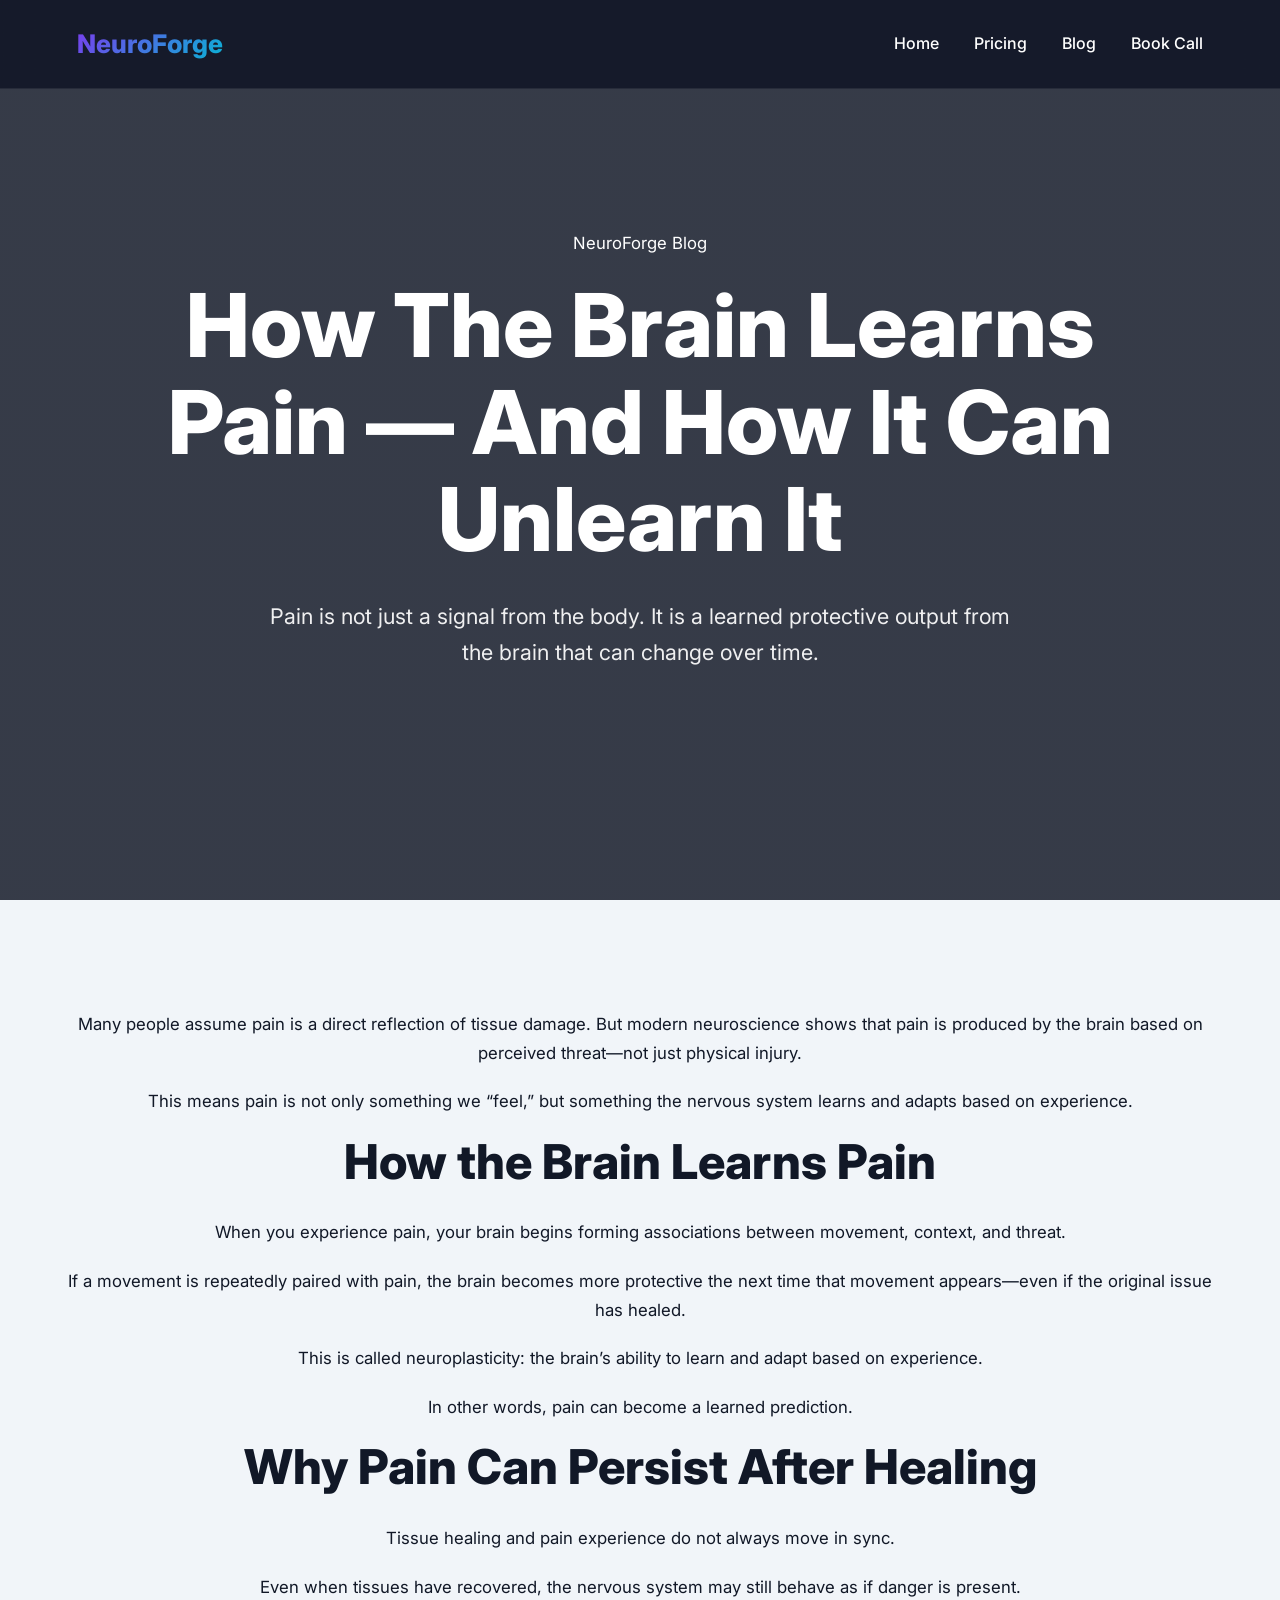
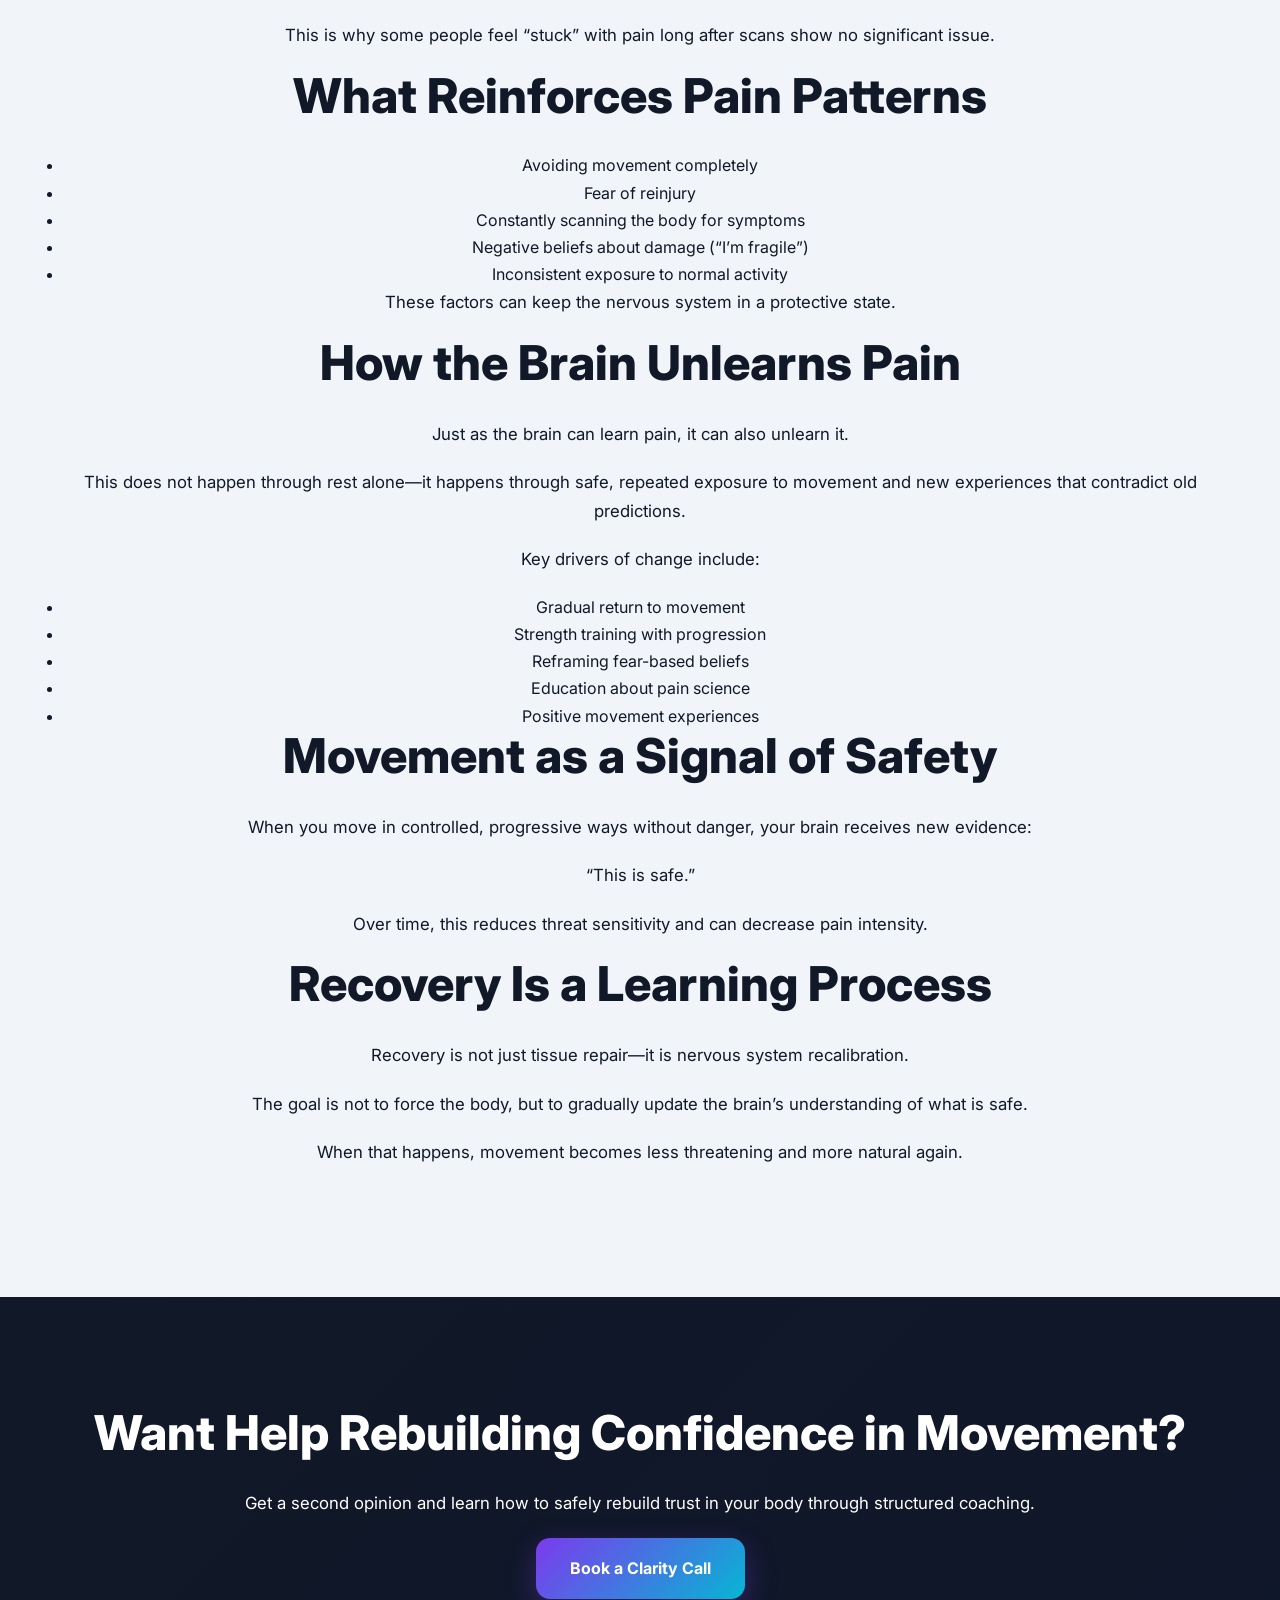
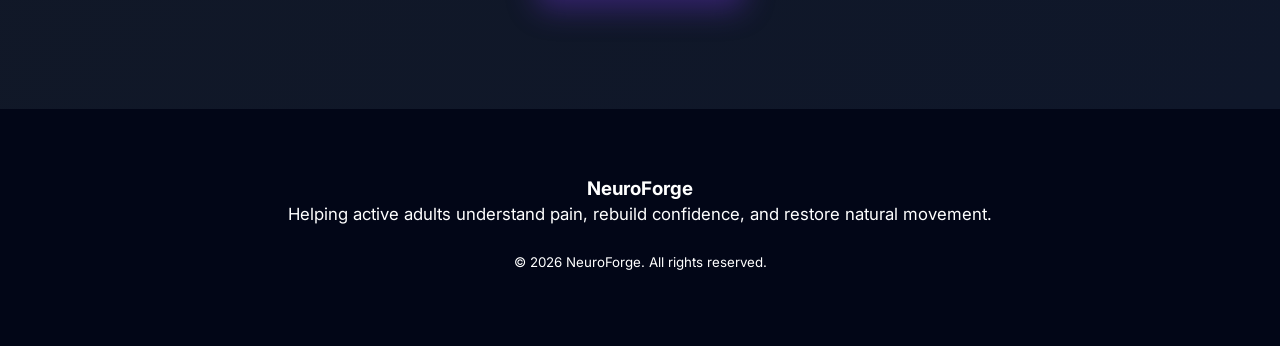
<file: how-brain-learns-pain.html>
<!DOCTYPE html>
<html lang="en">

<head>
  <meta charset="UTF-8" />
  <meta name="viewport" content="width=device-width, initial-scale=1.0"/>

  <title>How The Brain Learns Pain — And How It Can Unlearn It | NeuroForge</title>

  <meta name="description"
    content="Understand how the brain learns pain patterns and how it can gradually unlearn them through movement, education, and graded exposure." />

  <link rel="stylesheet" href="styles.css"/>

  <link rel="preconnect" href="https://fonts.googleapis.com">
  <link href="https://fonts.googleapis.com/css2?family=Inter:wght@300;400;500;600;700;800&display=swap" rel="stylesheet">
</head>

<body>

<!-- NAVBAR -->
<nav class="navbar">
  <div class="logo">NeuroForge</div>

  <ul class="nav-links">
    <li><a href="index.html">Home</a></li>
    <li><a href="pricing.html">Pricing</a></li>
    <li><a href="blog.html">Blog</a></li>
    <li><a href="index.html#contact">Book Call</a></li>
  </ul>
</nav>

<!-- HERO -->
<section class="hero">

  <div class="hero-content">

    <p class="hero-subtitle">
      NeuroForge Blog
    </p>

    <h1>
      How The Brain Learns Pain — And How It Can Unlearn It
    </h1>

    <p class="hero-text">
      Pain is not just a signal from the body. It is a learned protective output from the brain that can change over time.
    </p>

  </div>

</section>

<!-- ARTICLE -->
<section class="about">

  <div class="container narrow">

    <p>
      Many people assume pain is a direct reflection of tissue damage. But modern neuroscience shows that pain is produced by the brain based on perceived threat—not just physical injury.
    </p>

    <p>
      This means pain is not only something we “feel,” but something the nervous system learns and adapts based on experience.
    </p>

    <h2>How the Brain Learns Pain</h2>

    <p>
      When you experience pain, your brain begins forming associations between movement, context, and threat.
    </p>

    <p>
      If a movement is repeatedly paired with pain, the brain becomes more protective the next time that movement appears—even if the original issue has healed.
    </p>

    <p>
      This is called neuroplasticity: the brain’s ability to learn and adapt based on experience.
    </p>

    <p>
      In other words, pain can become a learned prediction.
    </p>

    <h2>Why Pain Can Persist After Healing</h2>

    <p>
      Tissue healing and pain experience do not always move in sync.
    </p>

    <p>
      Even when tissues have recovered, the nervous system may still behave as if danger is present.
    </p>

    <p>
      This is why some people feel “stuck” with pain long after scans show no significant issue.
    </p>

    <h2>What Reinforces Pain Patterns</h2>

    <ul>
      <li>Avoiding movement completely</li>
      <li>Fear of reinjury</li>
      <li>Constantly scanning the body for symptoms</li>
      <li>Negative beliefs about damage (“I’m fragile”)</li>
      <li>Inconsistent exposure to normal activity</li>
    </ul>

    <p>
      These factors can keep the nervous system in a protective state.
    </p>

    <h2>How the Brain Unlearns Pain</h2>

    <p>
      Just as the brain can learn pain, it can also unlearn it.
    </p>

    <p>
      This does not happen through rest alone—it happens through safe, repeated exposure to movement and new experiences that contradict old predictions.
    </p>

    <p>
      Key drivers of change include:
    </p>

    <ul>
      <li>Gradual return to movement</li>
      <li>Strength training with progression</li>
      <li>Reframing fear-based beliefs</li>
      <li>Education about pain science</li>
      <li>Positive movement experiences</li>
    </ul>

    <h2>Movement as a Signal of Safety</h2>

    <p>
      When you move in controlled, progressive ways without danger, your brain receives new evidence:
    </p>

    <p>
      “This is safe.”
    </p>

    <p>
      Over time, this reduces threat sensitivity and can decrease pain intensity.
    </p>

    <h2>Recovery Is a Learning Process</h2>

    <p>
      Recovery is not just tissue repair—it is nervous system recalibration.
    </p>

    <p>
      The goal is not to force the body, but to gradually update the brain’s understanding of what is safe.
    </p>

    <p>
      When that happens, movement becomes less threatening and more natural again.
    </p>

  </div>

</section>

<!-- CTA -->
<section class="cta">

  <div class="container">

    <h2>
      Want Help Rebuilding Confidence in Movement?
    </h2>

    <p>
      Get a second opinion and learn how to safely rebuild trust in your body through structured coaching.
    </p>

    <a href="index.html#contact" class="primary-btn">
      Book a Clarity Call
    </a>

  </div>

</section>

<!-- FOOTER -->
<footer>

  <div class="container">

    <h3>NeuroForge</h3>

    <p>
      Helping active adults understand pain, rebuild confidence, and restore natural movement.
    </p>

    <small>
      © 2026 NeuroForge. All rights reserved.
    </small>

  </div>

</footer>

</body>
</html>
</file>
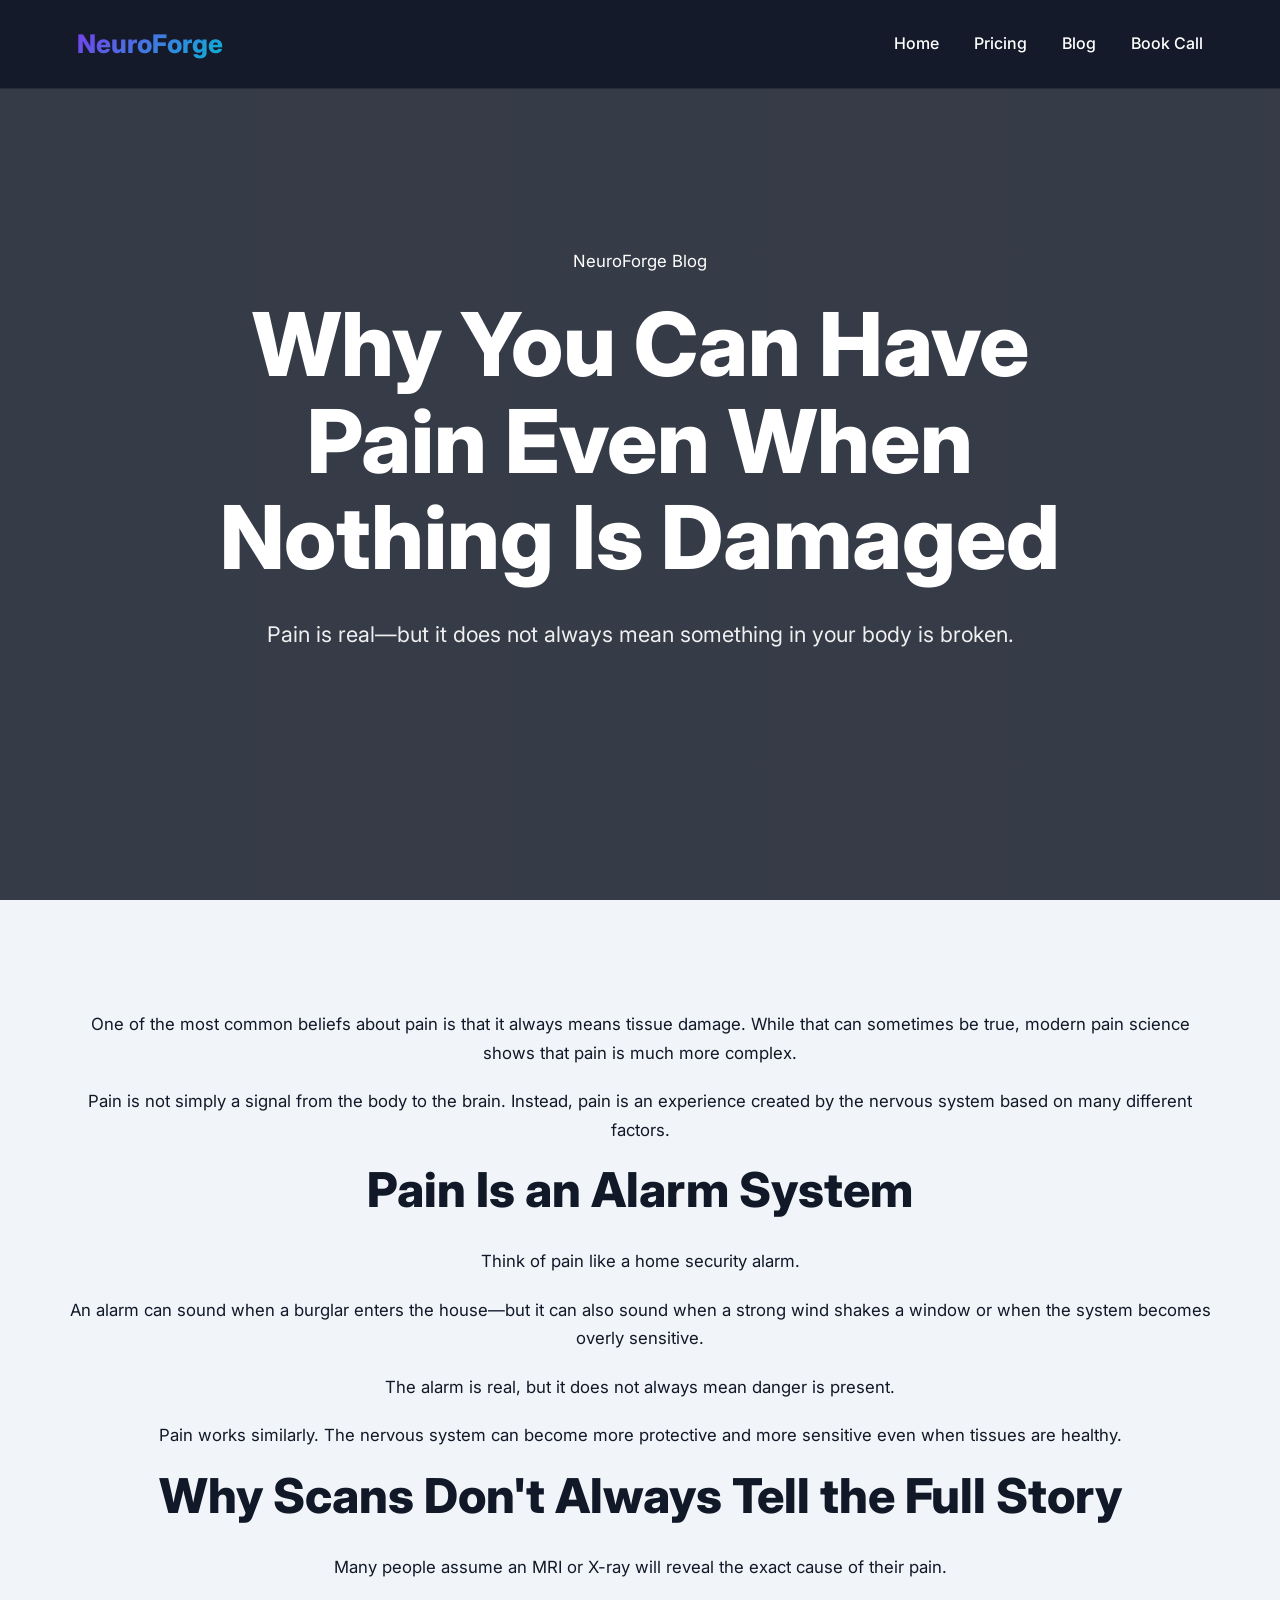
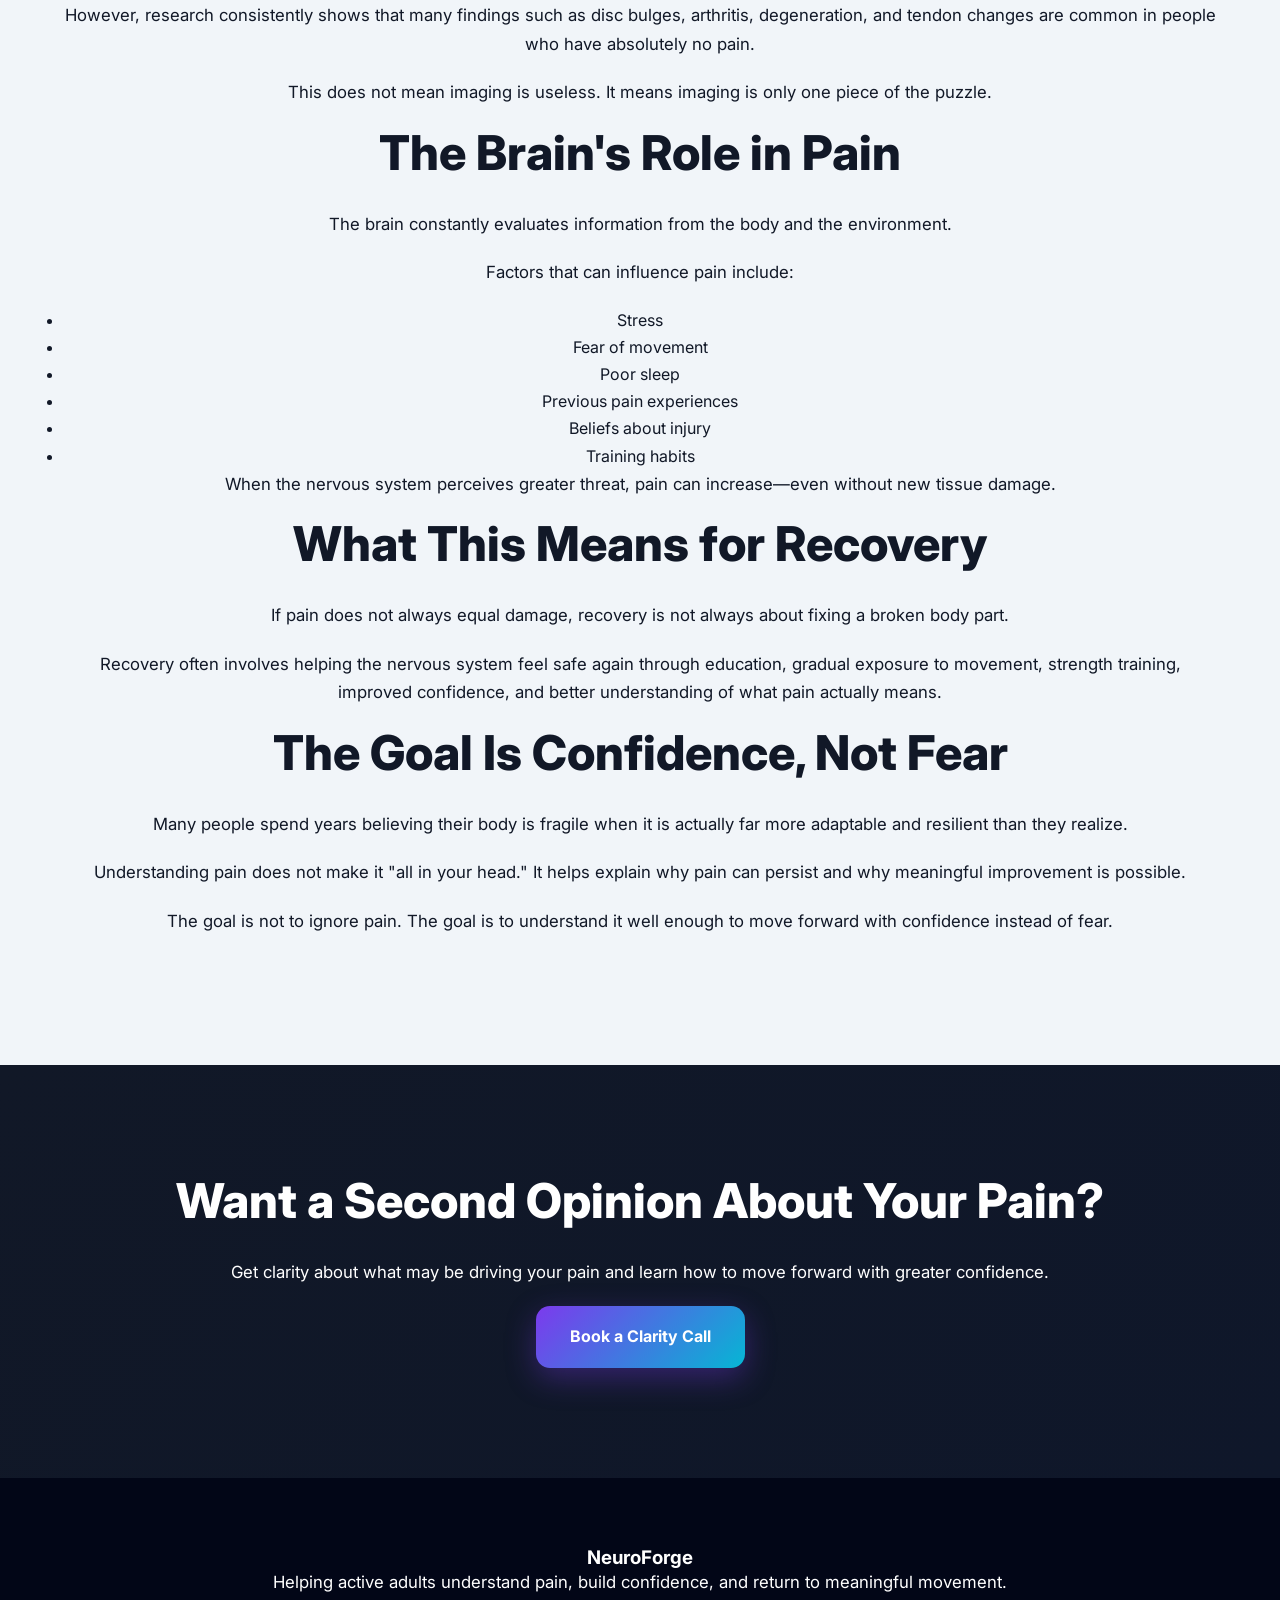
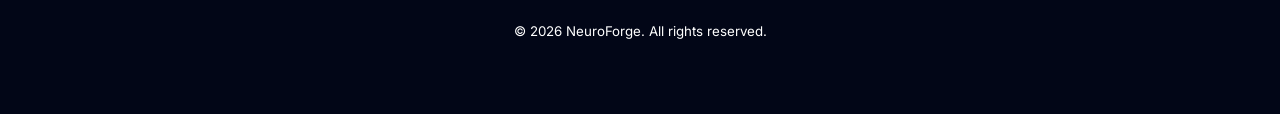
<file: pain-without-damage.html>
<!DOCTYPE html>
<html lang="en">

<head>
  <meta charset="UTF-8" />
  <meta name="viewport" content="width=device-width, initial-scale=1.0"/>

  <title>Why You Can Have Pain Even When Nothing Is Damaged | NeuroForge</title>

  <meta name="description"
    content="Learn why pain does not always mean tissue damage and how understanding modern pain science can help you move with more confidence." />

  <link rel="stylesheet" href="styles-v2.css"/>

  <link rel="preconnect" href="https://fonts.googleapis.com">
  <link href="https://fonts.googleapis.com/css2?family=Inter:wght@300;400;500;600;700;800&display=swap" rel="stylesheet">
</head>

<body>

<!-- NAVBAR -->
<nav class="navbar">
  <div class="logo">NeuroForge</div>

  <ul class="nav-links">
    <li><a href="index.html">Home</a></li>
    <li><a href="pricing.html">Pricing</a></li>
    <li><a href="blog.html">Blog</a></li>
    <li><a href="index.html#contact">Book Call</a></li>
  </ul>
</nav>

<!-- HERO -->
<section class="hero">

  <div class="hero-content">

    <p class="hero-subtitle">
      NeuroForge Blog
    </p>

    <h1>
      Why You Can Have Pain Even When Nothing Is Damaged
    </h1>

    <p class="hero-text">
      Pain is real—but it does not always mean something in your body is broken.
    </p>

  </div>

</section>

<!-- ARTICLE -->
<section class="about">

  <div class="container narrow">

    <p>
      One of the most common beliefs about pain is that it always means tissue damage.
      While that can sometimes be true, modern pain science shows that pain is much
      more complex.
    </p>

    <p>
      Pain is not simply a signal from the body to the brain. Instead, pain is an
      experience created by the nervous system based on many different factors.
    </p>

    <h2>Pain Is an Alarm System</h2>

    <p>
      Think of pain like a home security alarm.
    </p>

    <p>
      An alarm can sound when a burglar enters the house—but it can also sound when
      a strong wind shakes a window or when the system becomes overly sensitive.
    </p>

    <p>
      The alarm is real, but it does not always mean danger is present.
    </p>

    <p>
      Pain works similarly. The nervous system can become more protective and more
      sensitive even when tissues are healthy.
    </p>

    <h2>Why Scans Don't Always Tell the Full Story</h2>

    <p>
      Many people assume an MRI or X-ray will reveal the exact cause of their pain.
    </p>

    <p>
      However, research consistently shows that many findings such as disc bulges,
      arthritis, degeneration, and tendon changes are common in people who have
      absolutely no pain.
    </p>

    <p>
      This does not mean imaging is useless. It means imaging is only one piece of
      the puzzle.
    </p>

    <h2>The Brain's Role in Pain</h2>

    <p>
      The brain constantly evaluates information from the body and the environment.
    </p>

    <p>
      Factors that can influence pain include:
    </p>

    <ul>
      <li>Stress</li>
      <li>Fear of movement</li>
      <li>Poor sleep</li>
      <li>Previous pain experiences</li>
      <li>Beliefs about injury</li>
      <li>Training habits</li>
    </ul>

    <p>
      When the nervous system perceives greater threat, pain can increase—even
      without new tissue damage.
    </p>

    <h2>What This Means for Recovery</h2>

    <p>
      If pain does not always equal damage, recovery is not always about fixing a
      broken body part.
    </p>

    <p>
      Recovery often involves helping the nervous system feel safe again through
      education, gradual exposure to movement, strength training, improved confidence,
      and better understanding of what pain actually means.
    </p>

    <h2>The Goal Is Confidence, Not Fear</h2>

    <p>
      Many people spend years believing their body is fragile when it is actually
      far more adaptable and resilient than they realize.
    </p>

    <p>
      Understanding pain does not make it "all in your head." It helps explain why
      pain can persist and why meaningful improvement is possible.
    </p>

    <p>
      The goal is not to ignore pain. The goal is to understand it well enough to
      move forward with confidence instead of fear.
    </p>

  </div>

</section>

<!-- CTA -->
<section class="cta">

  <div class="container">

    <h2>
      Want a Second Opinion About Your Pain?
    </h2>

    <p>
      Get clarity about what may be driving your pain and learn how to move forward
      with greater confidence.
    </p>

    <a href="index.html#contact" class="primary-btn">
      Book a Clarity Call
    </a>

  </div>

</section>

<!-- FOOTER -->
<footer>

  <div class="container">

    <h3>NeuroForge</h3>

    <p>
      Helping active adults understand pain, build confidence, and return to meaningful movement.
    </p>

    <small>
      © 2026 NeuroForge. All rights reserved.
    </small>

  </div>

</footer>

</body>
</html>
</file>
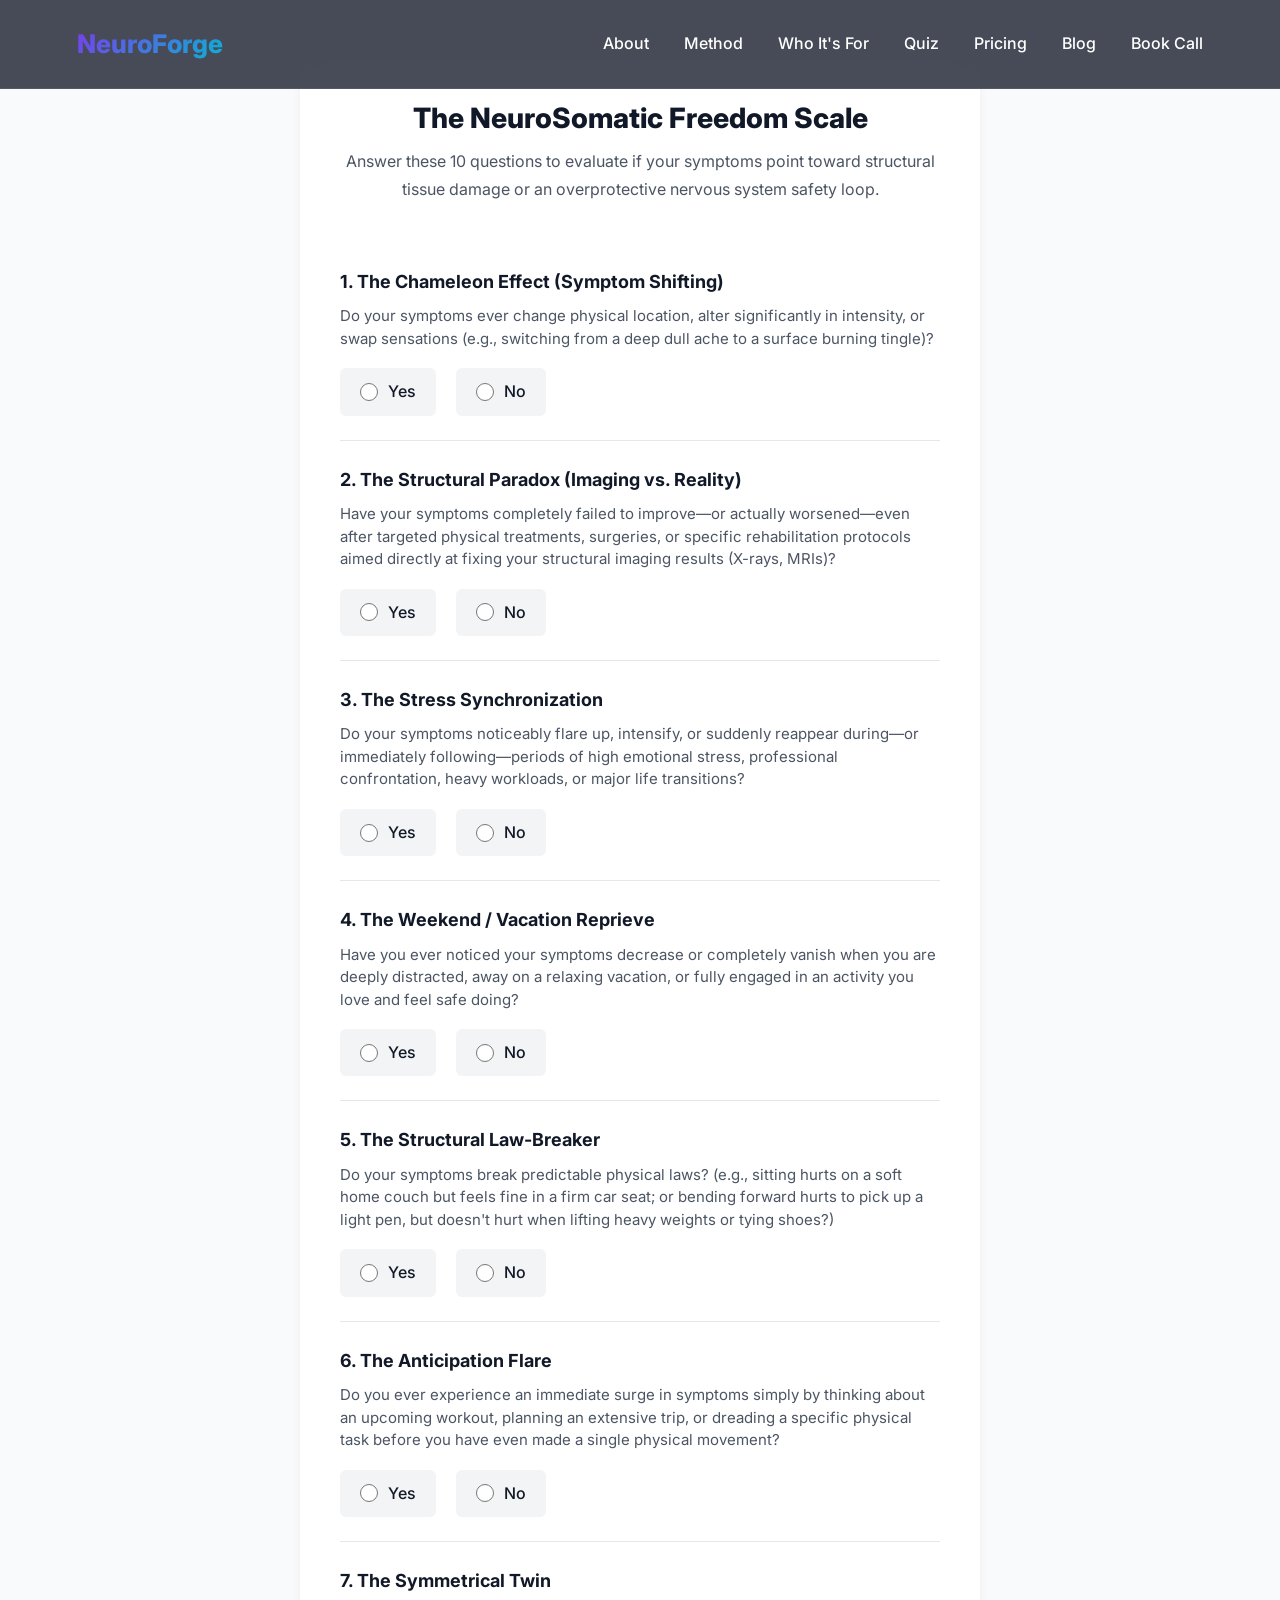
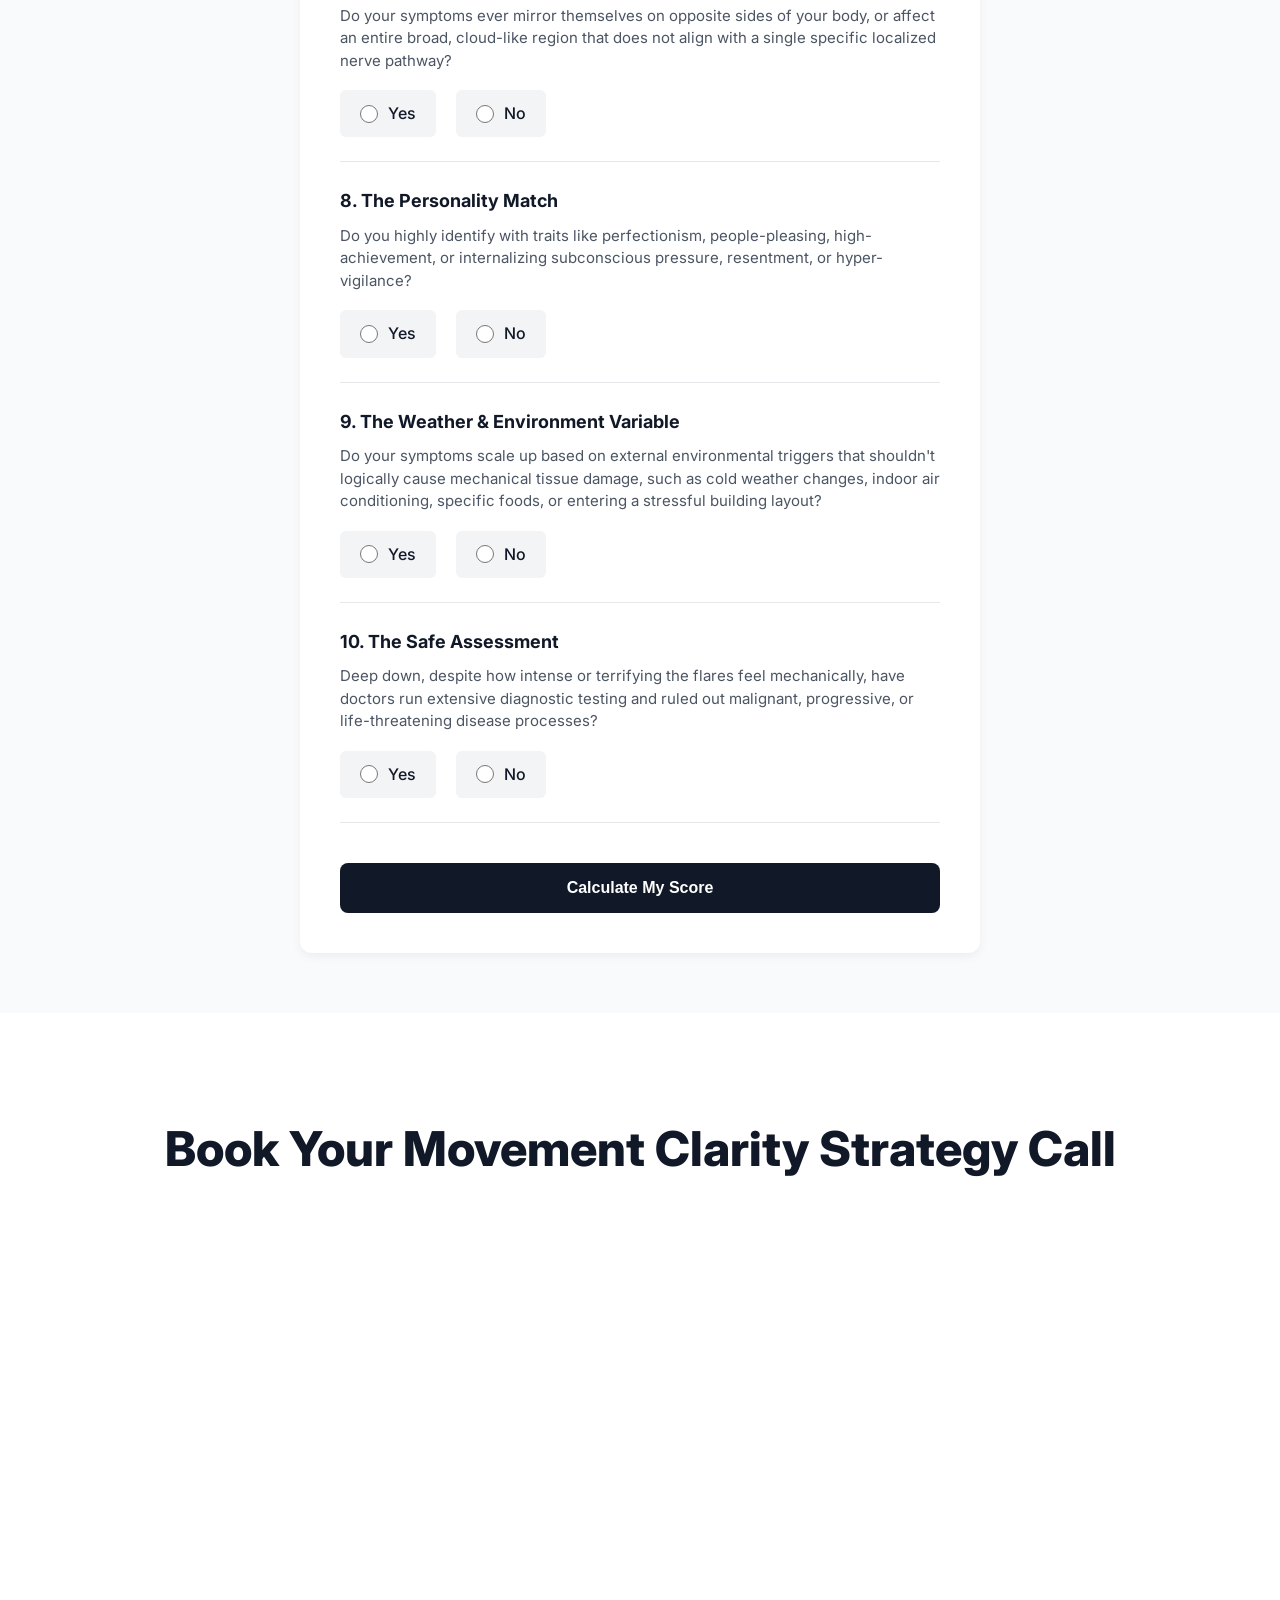
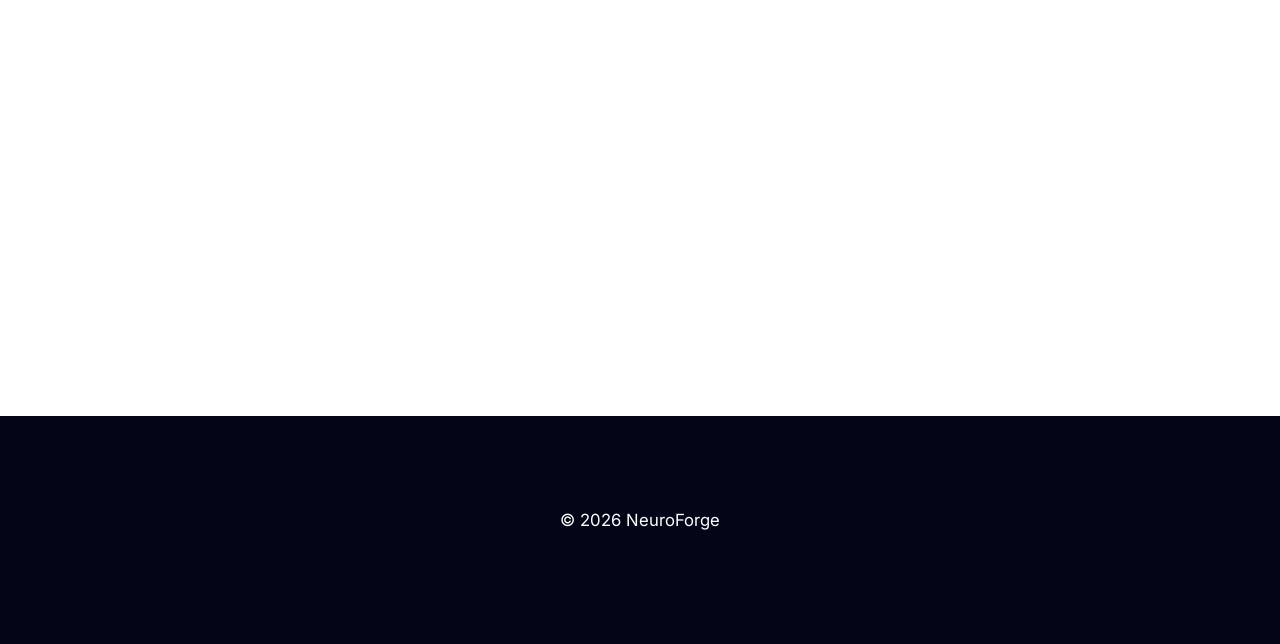
<file: quiz.html>
<!DOCTYPE html>
<html lang="en">

<head>
  <meta charset="UTF-8" />
  <meta name="viewport" content="width=device-width, initial-scale=1.0"/>

  <title>The NeuroSomatic Freedom Scale Quiz | NeuroForge</title>

  <meta name="description" content="Take the NeuroSomatic Freedom Scale quiz to discover if your symptoms are structural or driven by a protective nervous system loop." />
  <meta name="author" content="Dr. Paul Giordano" />

  <!-- Fonts -->
  <link rel="preconnect" href="https://fonts.googleapis.com">
  <link href="https://fonts.googleapis.com/css2?family=Inter:wght@300;400;500;600;700;800&display=swap" rel="stylesheet">

  <!-- Calendly -->
  <link href="https://assets.calendly.com/assets/external/widget.css" rel="stylesheet">
  <script src="https://assets.calendly.com/assets/external/widget.js" async></script>

  <!-- Connects to your existing site colors/styles -->
  <link rel="stylesheet" href="styles.css"/>

  <style>
    /* Quiz Specific Styling that plays nice with Inter font */
    body {
        font-family: 'Inter', sans-serif;
    }
    
    .quiz-section {
        padding: 60px 20px;
        background-color: #f9fafb; /* Neutral fallback background */
    }

    .quiz-container {
        max-width: 680px;
        margin: 0 auto;
        background: #ffffff;
        padding: 40px;
        border-radius: 12px;
        box-shadow: 0 4px 10px rgba(0, 0, 0, 0.05);
    }

    .quiz-container h1 {
        font-size: 28px;
        font-weight: 800;
        margin-bottom: 12px;
        text-align: center;
        line-height: 1.3;
    }

    .subtitle {
        text-align: center;
        color: #4b5563;
        margin-bottom: 40px;
        font-size: 16px;
    }

    .question-card {
        border-bottom: 1px solid #e5e7eb;
        padding: 24px 0;
    }

    .question-card:last-of-type {
        border-bottom: none;
    }

    .question-text {
        font-weight: 700;
        font-size: 18px;
        margin-bottom: 8px;
    }

    .context-text {
        font-size: 15px;
        color: #4b5563;
        margin-bottom: 18px;
        line-height: 1.5;
    }

    .options {
        display: flex;
        gap: 20px;
    }

    .option-label {
        display: flex;
        align-items: center;
        gap: 10px;
        cursor: pointer;
        font-size: 16px;
        font-weight: 500;
        background: #f3f4f6;
        padding: 10px 20px;
        border-radius: 6px;
        transition: background 0.2s;
    }
    
    .option-label:hover {
        background: #e5e7eb;
    }

    input[type="radio"] {
        width: 18px;
        height: 18px;
        cursor: pointer;
    }

    .btn-submit {
        display: block;
        width: 100%;
        background-color: #111827; /* Dark elegant button fallback */
        color: white;
        border: none;
        padding: 16px;
        font-size: 16px;
        font-weight: 600;
        border-radius: 8px;
        cursor: pointer;
        margin-top: 40px;
        transition: opacity 0.2s ease;
    }

    .btn-submit:hover {
        opacity: 0.9;
    }

    #result-box {
        display: none;
        margin-top: 40px;
        padding: 30px;
        border-radius: 8px;
        border-left: 5px solid #111827;
        background: #f3f4f6;
    }

    .result-title {
        font-size: 20px;
        font-weight: 800;
        margin-bottom: 12px;
    }
    
    .result-desc {
        font-size: 16px;
        line-height: 1.6;
        margin-bottom: 24px;
    }

    .error-message {
        display: none;
        color: #dc2626;
        font-weight: 600;
        text-align: center;
        margin-top: 20px;
        font-size: 15px;
    }
  </style>
</head>

<body>

<!-- NAVIGATION BAR MATCHING HOMEPAGE -->
<nav class="navbar">
  <div class="logo"><a href="index.html" style="color: inherit; text-decoration: none;">NeuroForge</a></div>

  <ul class="nav-links">
    <li><a href="index.html#about">About</a></li>
    <li><a href="index.html#method">Method</a></li>
    <li><a href="index.html#results">Who It's For</a></li>
    <li><a href="quiz.html" class="active">Quiz</a></li>
    <li><a href="pricing.html">Pricing</a></li>
    <li><a href="blog.html">Blog</a></li>
    <li><a href="#contact">Book Call</a></li>
  </ul>
</nav>

<!-- QUIZ CONTAINER SECTION -->
<section class="quiz-section">
  <div class="quiz-container">
      <h1>The NeuroSomatic Freedom Scale</h1>
      <p class="subtitle">Answer these 10 questions to evaluate if your symptoms point toward structural tissue damage or an overprotective nervous system safety loop.</p>
      
      <form id="quiz-form">
          <!-- Q1 -->
          <div class="question-card">
              <div class="question-text">1. The Chameleon Effect (Symptom Shifting)</div>
              <div class="context-text">Do your symptoms ever change physical location, alter significantly in intensity, or swap sensations (e.g., switching from a deep dull ache to a surface burning tingle)?</div>
              <div class="options">
                  <label class="option-label"><input type="radio" name="q1" value="1" required> Yes</label>
                  <label class="option-label"><input type="radio" name="q1" value="0"> No</label>
              </div>
          </div>

          <!-- Q2 -->
          <div class="question-card">
              <div class="question-text">2. The Structural Paradox (Imaging vs. Reality)</div>
              <div class="context-text">Have your symptoms completely failed to improve—or actually worsened—even after targeted physical treatments, surgeries, or specific rehabilitation protocols aimed directly at fixing your structural imaging results (X-rays, MRIs)?</div>
              <div class="options">
                  <label class="option-label"><input type="radio" name="q2" value="1" required> Yes</label>
                  <label class="option-label"><input type="radio" name="q2" value="0"> No</label>
              </div>
          </div>

          <!-- Q3 -->
          <div class="question-card">
              <div class="question-text">3. The Stress Synchronization</div>
              <div class="context-text">Do your symptoms noticeably flare up, intensify, or suddenly reappear during—or immediately following—periods of high emotional stress, professional confrontation, heavy workloads, or major life transitions?</div>
              <div class="options">
                  <label class="option-label"><input type="radio" name="q3" value="1" required> Yes</label>
                  <label class="option-label"><input type="radio" name="q3" value="0"> No</label>
              </div>
          </div>

          <!-- Q4 -->
          <div class="question-card">
              <div class="question-text">4. The Weekend / Vacation Reprieve</div>
              <div class="context-text">Have you ever noticed your symptoms decrease or completely vanish when you are deeply distracted, away on a relaxing vacation, or fully engaged in an activity you love and feel safe doing?</div>
              <div class="options">
                  <label class="option-label"><input type="radio" name="q4" value="1" required> Yes</label>
                  <label class="option-label"><input type="radio" name="q4" value="0"> No</label>
              </div>
          </div>

          <!-- Q5 -->
          <div class="question-card">
              <div class="question-text">5. The Structural Law-Breaker</div>
              <div class="context-text">Do your symptoms break predictable physical laws? (e.g., sitting hurts on a soft home couch but feels fine in a firm car seat; or bending forward hurts to pick up a light pen, but doesn't hurt when lifting heavy weights or tying shoes?)</div>
              <div class="options">
                  <label class="option-label"><input type="radio" name="q5" value="1" required> Yes</label>
                  <label class="option-label"><input type="radio" name="q5" value="0"> No</label>
              </div>
          </div>

          <!-- Q6 -->
          <div class="question-card">
              <div class="question-text">6. The Anticipation Flare</div>
              <div class="context-text">Do you ever experience an immediate surge in symptoms simply by thinking about an upcoming workout, planning an extensive trip, or dreading a specific physical task before you have even made a single physical movement?</div>
              <div class="options">
                  <label class="option-label"><input type="radio" name="q6" value="1" required> Yes</label>
                  <label class="option-label"><input type="radio" name="q6" value="0"> No</label>
              </div>
          </div>

          <!-- Q7 -->
          <div class="question-card">
              <div class="question-text">7. The Symmetrical Twin</div>
              <div class="context-text">Do your symptoms ever mirror themselves on opposite sides of your body, or affect an entire broad, cloud-like region that does not align with a single specific localized nerve pathway?</div>
              <div class="options">
                  <label class="option-label"><input type="radio" name="q7" value="1" required> Yes</label>
                  <label class="option-label"><input type="radio" name="q7" value="0"> No</label>
              </div>
          </div>

          <!-- Q8 -->
          <div class="question-card">
              <div class="question-text">8. The Personality Match</div>
              <div class="context-text">Do you highly identify with traits like perfectionism, people-pleasing, high-achievement, or internalizing subconscious pressure, resentment, or hyper-vigilance?</div>
              <div class="options">
                  <label class="option-label"><input type="radio" name="q8" value="1" required> Yes</label>
                  <label class="option-label"><input type="radio" name="q8" value="0"> No</label>
              </div>
          </div>

                  <!-- Q9 -->
          <div class="question-card">
              <div class="question-text">9. The Weather & Environment Variable</div>
              <div class="context-text">Do your symptoms scale up based on external environmental triggers that shouldn't logically cause mechanical tissue damage, such as cold weather changes, indoor air conditioning, specific foods, or entering a stressful building layout?</div>
              <div class="options">
                  <label class="option-label"><input type="radio" name="q9" value="1" required> Yes</label>
                  <label class="option-label"><input type="radio" name="q9" value="0"> No</label>
              </div>
          </div>

          <!-- Q10 -->
          <div class="question-card">
              <div class="question-text">10. The Safe Assessment</div>
              <div class="context-text">Deep down, despite how intense or terrifying the flares feel mechanically, have doctors run extensive diagnostic testing and ruled out malignant, progressive, or life-threatening disease processes?</div>
              <div class="options">
                  <label class="option-label"><input type="radio" name="q10" value="1" required> Yes</label>
                  <label class="option-label"><input type="radio" name="q10" value="0"> No</label>
              </div>
          </div> <!-- CLEAR CLOSING TAG BACK IN PLACE -->

          <button type="submit" class="btn-submit">Calculate My Score</button>
          <div id="error-msg" class="error-message">Please select an answer for all 10 evaluation points before submitting.</div>
      </form>

      <!-- RESULTS POP-UP BOX (HIDDEN UNTIL SUBMIT IS CLICKED) -->
      <div id="result-box">
          <div class="result-title" id="result-score-title">Your Score: 0/10</div>
          <p class="result-desc" id="result-text"></p>
          <div style="text-align: center; margin-top: 25px;">
              <a href="#contact" style="display: inline-block; background-color: #111827; color: white; padding: 14px 28px; font-weight: 700; border-radius: 6px; text-decoration: none;">Review Your Matrix with Dr. Paul</a>
          </div>
      </div>
  </div>
</section>

<!-- CALENDLY STRATEGY CALL SECTION -->
<section class="contact" id="contact">
  <div class="container">
    <h2 style="text-align: center; margin-bottom: 30px;">Book Your Movement Clarity Strategy Call</h2>
    <div class="calendly-inline-widget"
      data-url="https://calendly.com"
      style="min-width:320px;height:700px;">
    </div>
  </div>
</section>

<!-- FOOTER -->
<footer>
  <div class="container" style="text-align: center; padding: 20px 0;">
    <p>© 2026 NeuroForge</p>
  </div>
</footer>

<!-- QUIZ LOGIC AND SCORING SELECTION SCRIPT -->
<script>
    document.getElementById('quiz-form').addEventListener('submit', function(e) {
        e.preventDefault();
        
        const totalQuestions = 10;
        let score = 0;
        let allAnswered = true;

        // Loop through all 10 questions to collect values
        for (let i = 1; i <= totalQuestions; i++) {
            const radioGroup = document.getElementsByName('q' + i);
            let answered = false;
            for (let radio of radioGroup) {
                if (radio.checked) {
                    score += parseInt(radio.value);
                    answered = true;
                }
            }
            if (!answered) {
                allAnswered = false;
            }
        }

        const errorMsg = document.getElementById('error-msg');
        const resultBox = document.getElementById('result-box');
        const resultScoreTitle = document.getElementById('result-score-title');
        const resultText = document.getElementById('result-text');

        // Halt if any questions were missed
        if (!allAnswered) {
            errorMsg.style.display = 'block';
            resultBox.style.display = 'none';
            return;
        }

        // Hide error message and render metrics
        errorMsg.style.display = 'none';
        resultScoreTitle.innerText = `NeuroSomatic Safety Match Score: ${score}/10`;
        
        let feedback = "";
        if (score <= 3) {
            feedback = "<strong>Low Neural-Circuit Activity:</strong> There may be an active mechanical component to your presentation, or you are in the introductory stages of system adaptation. We recommend a precise movement review to map out load structural progression safely.";
        } else if (score <= 6) {
            feedback = "<strong>Moderate NeuroSomatic Patterns:</strong> Your system has adopted predictive protective pain mechanisms to guard you against structural loading, environmental stress, or historical trauma. This is highly responsive to motor retraining and somatic calibration.";
        } else {
            feedback = "<strong>High NeuroSomatic Safety Match:</strong> This is clear evidence that your structural tissue is fundamentally intact, but your brain is currently trapped in a hyper-vigilant, protective danger loop. Healing does not require fixing mechanical damage; it requires retraining the neural software system.";
        }

        // Unhide results block and smoothly snap screen viewport to the target box
        resultText.innerHTML = feedback;
        resultBox.style.display = 'block';
        
        setTimeout(function() {
            resultBox.scrollIntoView({ behavior: 'smooth', block: 'center' });
        }, 50);
    });
</script>
</file>
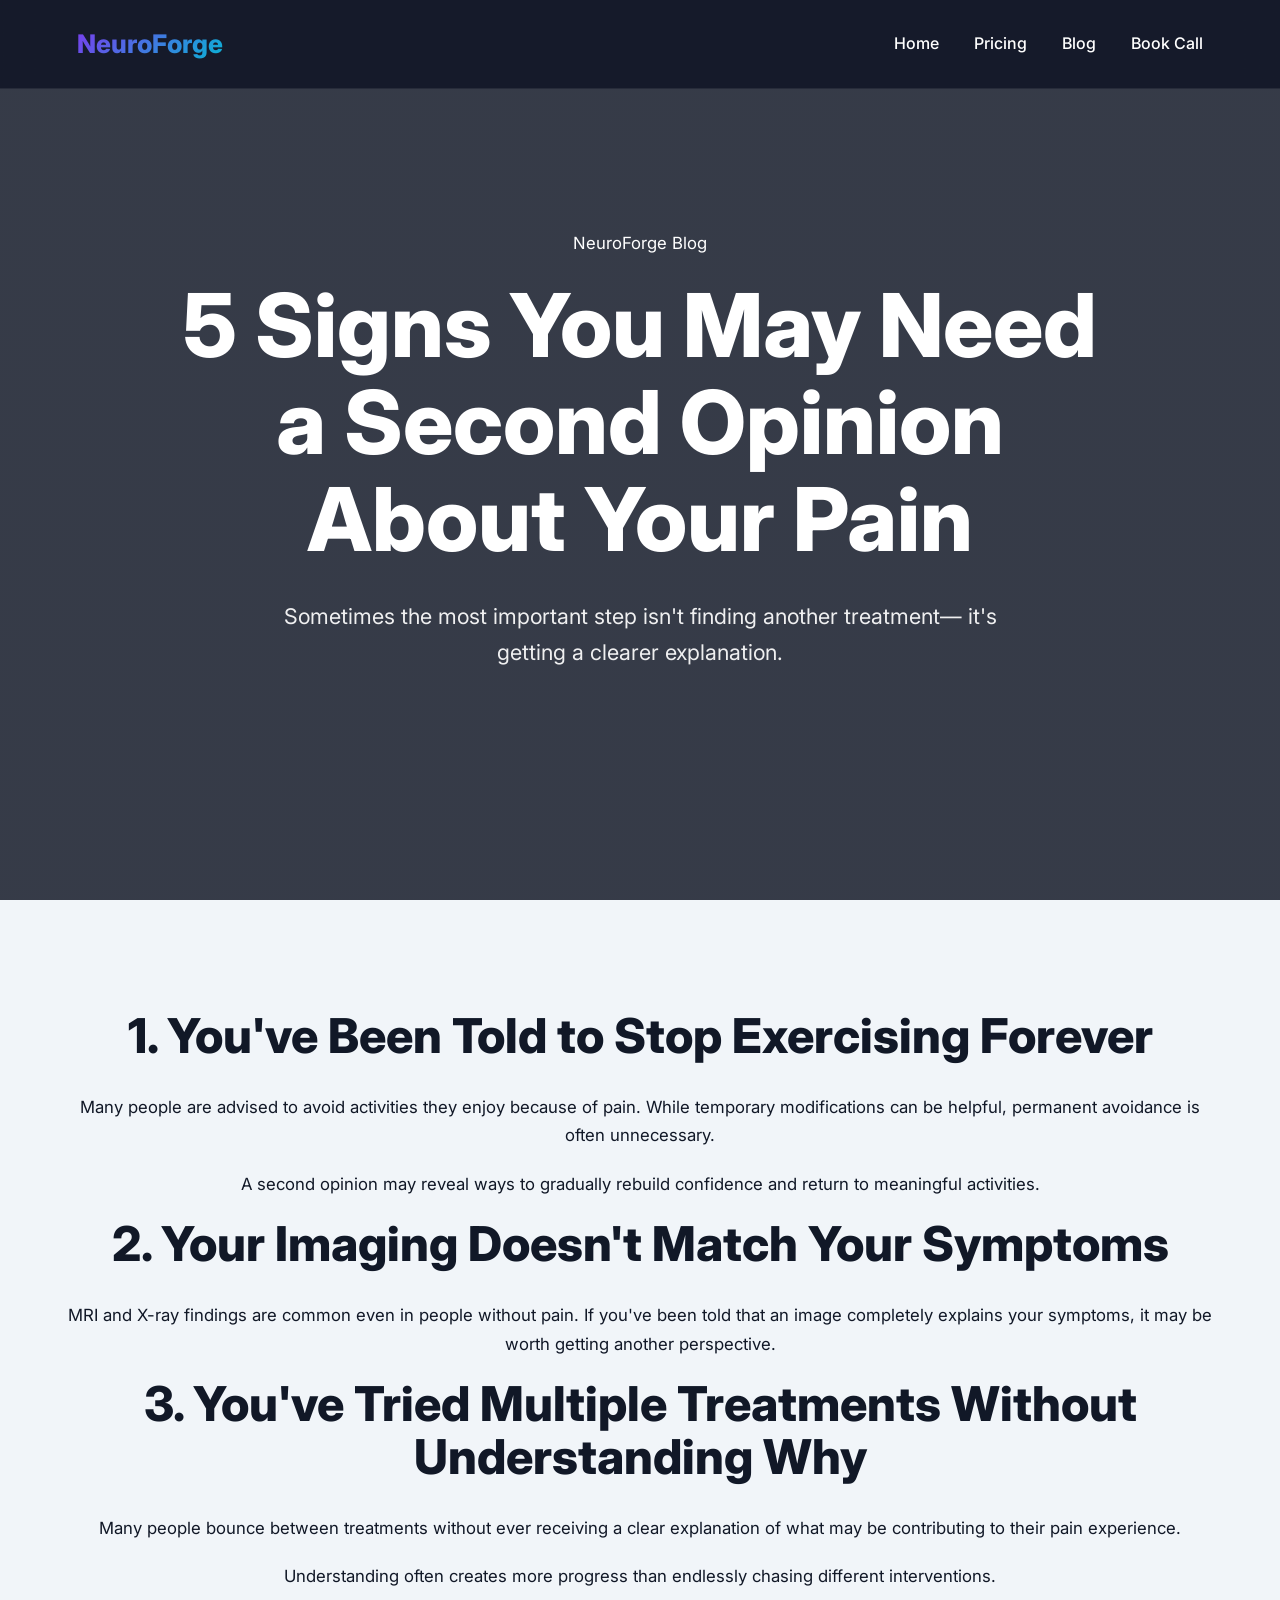
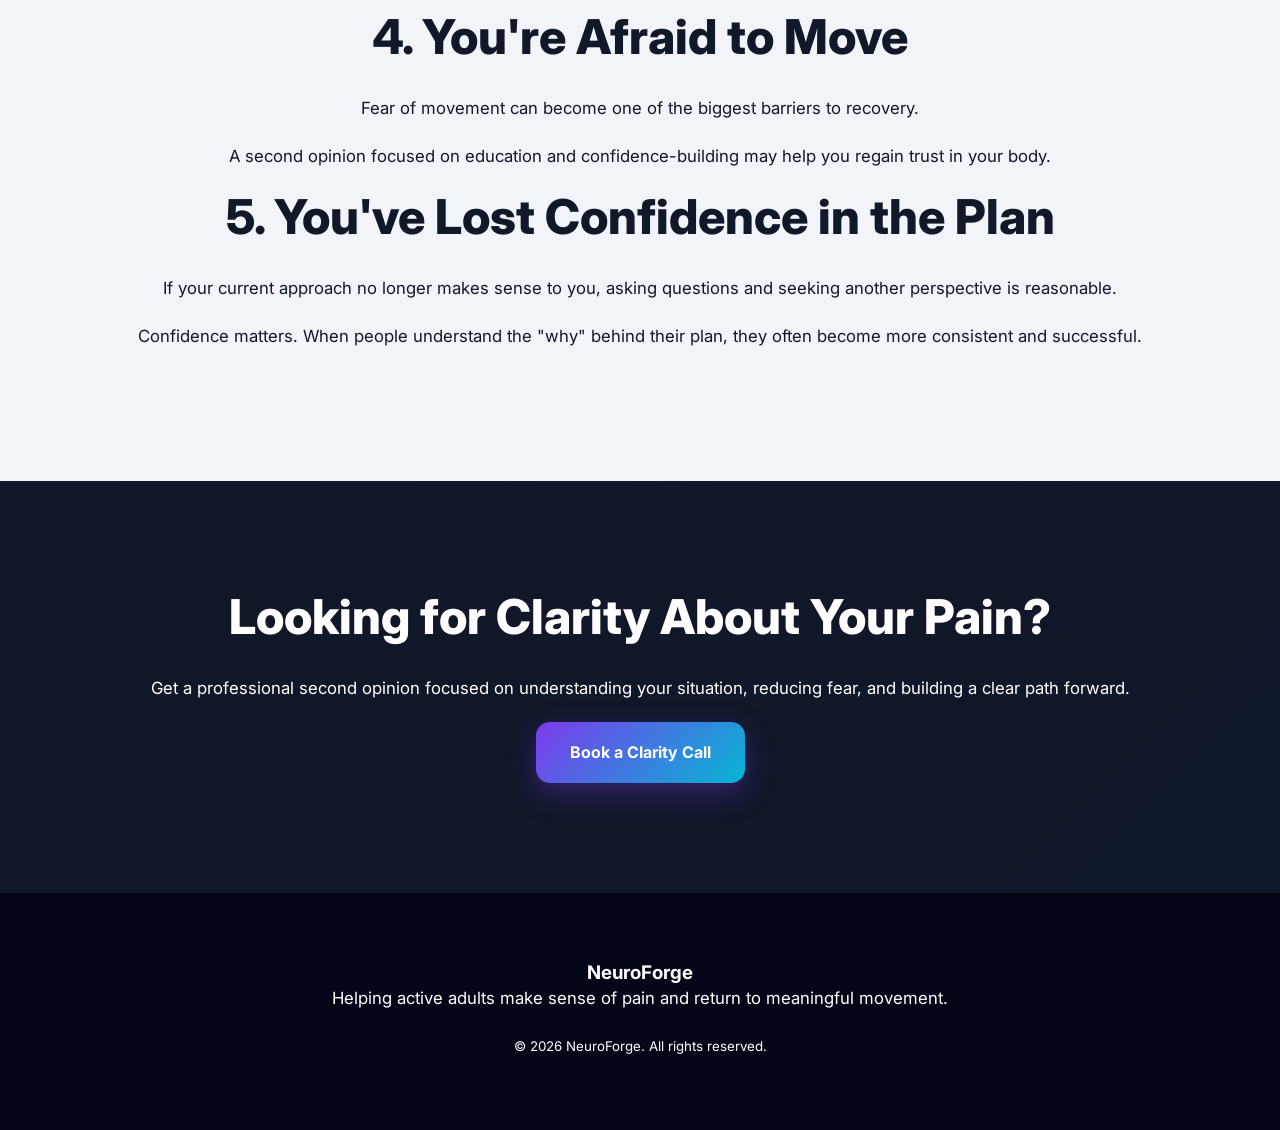
<file: second-opinion-pain.html>
<!DOCTYPE html>
<html lang="en">

<head>
  <meta charset="UTF-8" />
  <meta name="viewport" content="width=device-width, initial-scale=1.0"/>

  <title>5 Signs You May Need a Second Opinion About Your Pain | NeuroForge</title>

  <meta name="description"
    content="Learn five signs that it may be time to seek a second opinion about ongoing pain and discover how a different perspective can help you move forward with confidence." />

  <link rel="stylesheet" href="styles.css"/>

  <link rel="preconnect" href="https://fonts.googleapis.com">
  <link href="https://fonts.googleapis.com/css2?family=Inter:wght@300;400;500;600;700;800&display=swap" rel="stylesheet">
</head>

<body>

<!-- NAVBAR -->
<nav class="navbar">
  <div class="logo">NeuroForge</div>

  <ul class="nav-links">
    <li><a href="index.html">Home</a></li>
    <li><a href="pricing.html">Pricing</a></li>
    <li><a href="blog.html">Blog</a></li>
    <li><a href="index.html#contact">Book Call</a></li>
  </ul>
</nav>

<!-- HERO -->
<section class="hero">

  <div class="hero-content">

    <p class="hero-subtitle">
      NeuroForge Blog
    </p>

    <h1>
      5 Signs You May Need a Second Opinion About Your Pain
    </h1>

    <p class="hero-text">
      Sometimes the most important step isn't finding another treatment—
      it's getting a clearer explanation.
    </p>

  </div>

</section>

<!-- ARTICLE -->
<section class="about">

  <div class="container narrow">

    <h2>1. You've Been Told to Stop Exercising Forever</h2>

    <p>
      Many people are advised to avoid activities they enjoy because of pain.
      While temporary modifications can be helpful, permanent avoidance is
      often unnecessary.
    </p>

    <p>
      A second opinion may reveal ways to gradually rebuild confidence and
      return to meaningful activities.
    </p>

    <h2>2. Your Imaging Doesn't Match Your Symptoms</h2>

    <p>
      MRI and X-ray findings are common even in people without pain.
      If you've been told that an image completely explains your symptoms,
      it may be worth getting another perspective.
    </p>

    <h2>3. You've Tried Multiple Treatments Without Understanding Why</h2>

    <p>
      Many people bounce between treatments without ever receiving a clear
      explanation of what may be contributing to their pain experience.
    </p>

    <p>
      Understanding often creates more progress than endlessly chasing
      different interventions.
    </p>

    <h2>4. You're Afraid to Move</h2>

    <p>
      Fear of movement can become one of the biggest barriers to recovery.
    </p>

    <p>
      A second opinion focused on education and confidence-building may help
      you regain trust in your body.
    </p>

    <h2>5. You've Lost Confidence in the Plan</h2>

    <p>
      If your current approach no longer makes sense to you, asking questions
      and seeking another perspective is reasonable.
    </p>

    <p>
      Confidence matters. When people understand the "why" behind their plan,
      they often become more consistent and successful.
    </p>

  </div>

</section>

<!-- CTA -->
<section class="cta">

  <div class="container">

    <h2>
      Looking for Clarity About Your Pain?
    </h2>

    <p>
      Get a professional second opinion focused on understanding your situation,
      reducing fear, and building a clear path forward.
    </p>

    <a href="index.html#contact" class="primary-btn">
      Book a Clarity Call
    </a>

  </div>

</section>

<!-- FOOTER -->
<footer>

  <div class="container">

    <h3>NeuroForge</h3>

    <p>
      Helping active adults make sense of pain and return to meaningful movement.
    </p>

    <small>
      © 2026 NeuroForge. All rights reserved.
    </small>

  </div>

</footer>

</body>
</html>
</file>
<file: styles.css>
/* =========================
   RESET
========================= */

* {
  margin: 0;
  padding: 0;
  box-sizing: border-box;
}

/* =========================
   ROOT VARIABLES
========================= */

:root {
  --bg: #0b1120;
  --bg-secondary: #111827;

  --text: #f8fafc;
  --text-dark: #111827;

  --primary: #7c3aed;
  --primary-light: #8b5cf6;
  --secondary: #06b6d4;

  --border: rgba(255,255,255,0.08);

  --gradient: linear-gradient(135deg, #7c3aed 0%, #06b6d4 100%);
}

/* =========================
   BASE STYLES
========================= */

html {
  scroll-behavior: smooth;
}

body {
  font-family: 'Inter', sans-serif;
  background: #f8fafc;
  color: var(--text-dark);
  line-height: 1.7;
}

.container {
  width: 90%;
  max-width: 1200px;
  margin: auto;
}

section {
  padding: 110px 0;
}

/* =========================
   TYPOGRAPHY
========================= */

h1, h2, h3 {
  line-height: 1.1;
}

h2 {
  font-size: 3rem;
  font-weight: 800;
  text-align: center;
  margin-bottom: 30px;
}

p {
  font-size: 1.05rem;
  margin-bottom: 20px;
}

/* =========================
   NAVBAR
========================= */

.navbar {
  position: fixed;
  top: 0;
  left: 0;
  width: 100%;
  padding: 22px 6%;
  display: flex;
  justify-content: space-between;
  align-items: center;

  background: rgba(11,17,32,0.75);
  backdrop-filter: blur(16px);
  border-bottom: 1px solid var(--border);
  z-index: 1000;
}

.logo {
  font-size: 1.6rem;
  font-weight: 800;
  background: var(--gradient);
  -webkit-background-clip: text;
  -webkit-text-fill-color: transparent;
}

.nav-links {
  display: flex;
  list-style: none;
  gap: 35px;
}

.nav-links a {
  text-decoration: none;
  color: white;
  font-weight: 500;
}

.nav-links a:hover {
  color: var(--primary-light);
}

/* =========================
   HERO
========================= */

.hero {
  min-height: 100vh;
  background:
    linear-gradient(rgba(11,17,32,0.82), rgba(11,17,32,0.82));
  display: flex;
  justify-content: center;
  align-items: center;
  text-align: center;
  color: white;
  padding: 0 20px;
}

.hero-content {
  max-width: 950px;
}

.hero h1 {
  font-size: 5.5rem;
  font-weight: 800;
  margin-bottom: 30px;
}

.hero-text {
  font-size: 1.35rem;
  max-width: 760px;
  margin: auto;
  opacity: 0.92;
}

/* =========================
   BUTTONS
========================= */

.primary-btn,
.secondary-btn {
  padding: 17px 34px;
  border-radius: 14px;
  font-weight: 700;
  text-decoration: none;
  display: inline-flex;
  justify-content: center;
  align-items: center;
  transition: 0.3s ease;
}

.primary-btn {
  background: var(--gradient);
  color: white;
  box-shadow: 0 10px 30px rgba(124,58,237,0.35);
}

.primary-btn:hover {
  transform: translateY(-4px);
}

.secondary-btn {
  border: 1px solid rgba(255,255,255,0.25);
  color: white;
  background: rgba(255,255,255,0.05);
}

/* =========================
   CARDS SYSTEM
========================= */

.credibility-card,
.method-card,
.result-item {
  background: white;
  padding: 38px;
  border-radius: 22px;
  box-shadow: 0 10px 40px rgba(0,0,0,0.06);
  transition: 0.35s ease;
}

.credibility-card:hover,
.method-card:hover,
.result-item:hover {
  transform: translateY(-8px);
  box-shadow: 0 20px 60px rgba(0,0,0,0.1);
}

/* =========================
   GRIDS
========================= */

.credibility-grid,
.method-grid,
.results-grid {
  display: grid;
  gap: 30px;
}

.credibility-grid,
.method-grid {
  grid-template-columns: repeat(auto-fit, minmax(280px, 1fr));
}

.results-grid {
  grid-template-columns: repeat(auto-fit, minmax(300px, 1fr));
}

/* =========================
   SECTIONS
========================= */

.about,
.traditional {
  background: #f1f5f9;
  text-align: center;
}

.cta {
  background: linear-gradient(135deg, #111827, #0f172a);
  color: white;
  text-align: center;
}

.contact {
  background: white;
}

.faq-section {
  background: white;
}

/* =========================
   FOOTER
========================= */

footer {
  background: #020617;
  color: white;
  text-align: center;
  padding: 70px 20px;
}

/* =========================
   RESPONSIVE
========================= */

@media (max-width: 768px) {

  .hero h1 {
    font-size: 3.3rem;
  }

  h2 {
    font-size: 2.3rem;
  }

  section {
    padding: 90px 0;
  }

  .nav-links {
    display: none;
  }
}
</file>
<file: styles-v2.css>
/* =========================
   RESET
========================= */

* {
  margin: 0;
  padding: 0;
  box-sizing: border-box;
}

/* =========================
   ROOT VARIABLES
========================= */

:root {
  --bg: #0b1120;
  --bg-secondary: #111827;

  --text: #f8fafc;
  --text-dark: #111827;

  --primary: #7c3aed;
  --primary-light: #8b5cf6;
  --secondary: #06b6d4;

  --border: rgba(255,255,255,0.08);

  --gradient: linear-gradient(135deg, #7c3aed 0%, #06b6d4 100%);
}

/* =========================
   BASE STYLES
========================= */

html {
  scroll-behavior: smooth;
}

body {
  font-family: 'Inter', sans-serif;
  background: #f8fafc;
  color: var(--text-dark);
  line-height: 1.7;
}

.container {
  width: 90%;
  max-width: 1200px;
  margin: auto;
}

section {
  padding: 110px 0;
}

/* =========================
   TYPOGRAPHY
========================= */

h1, h2, h3 {
  line-height: 1.1;
}

h2 {
  font-size: 3rem;
  font-weight: 800;
  text-align: center;
  margin-bottom: 30px;
}

p {
  font-size: 1.05rem;
  margin-bottom: 20px;
}

/* =========================
   NAVBAR
========================= */

.navbar {
  position: fixed;
  top: 0;
  left: 0;
  width: 100%;
  padding: 22px 6%;
  display: flex;
  justify-content: space-between;
  align-items: center;

  background: rgba(11,17,32,0.75);
  backdrop-filter: blur(16px);
  border-bottom: 1px solid var(--border);
  z-index: 1000;
}

.logo {
  font-size: 1.6rem;
  font-weight: 800;
  background: var(--gradient);
  -webkit-background-clip: text;
  -webkit-text-fill-color: transparent;
}

.nav-links {
  display: flex;
  list-style: none;
  gap: 35px;
}

.nav-links a {
  text-decoration: none;
  color: white;
  font-weight: 500;
}

.nav-links a:hover {
  color: var(--primary-light);
}

/* =========================
   HERO
========================= */

.hero {
  min-height: 100vh;
  background:
    linear-gradient(rgba(11,17,32,0.82), rgba(11,17,32,0.82));
  display: flex;
  justify-content: center;
  align-items: center;
  text-align: center;
  color: white;
  padding: 0 20px;
}

.hero-content {
  max-width: 950px;
}

.hero h1 {
  font-size: 5.5rem;
  font-weight: 800;
  margin-bottom: 30px;
}

.hero-text {
  font-size: 1.35rem;
  max-width: 760px;
  margin: auto;
  opacity: 0.92;
}

/* =========================
   BUTTONS
========================= */

.primary-btn,
.secondary-btn {
  padding: 17px 34px;
  border-radius: 14px;
  font-weight: 700;
  text-decoration: none;
  display: inline-flex;
  justify-content: center;
  align-items: center;
  transition: 0.3s ease;
}

.primary-btn {
  background: var(--gradient);
  color: white;
  box-shadow: 0 10px 30px rgba(124,58,237,0.35);
}

.primary-btn:hover {
  transform: translateY(-4px);
}

.secondary-btn {
  border: 1px solid rgba(255,255,255,0.25);
  color: white;
  background: rgba(255,255,255,0.05);
}

/* =========================
   CARDS SYSTEM
========================= */

.credibility-card,
.method-card,
.result-item {
  background: white;
  padding: 38px;
  border-radius: 22px;
  box-shadow: 0 10px 40px rgba(0,0,0,0.06);
  transition: 0.35s ease;
}

.credibility-card:hover,
.method-card:hover,
.result-item:hover {
  transform: translateY(-8px);
  box-shadow: 0 20px 60px rgba(0,0,0,0.1);
}

/* =========================
   GRIDS
========================= */

.credibility-grid,
.method-grid,
.results-grid {
  display: grid;
  gap: 30px;
}

.credibility-grid,
.method-grid {
  grid-template-columns: repeat(auto-fit, minmax(280px, 1fr));
}

.results-grid {
  grid-template-columns: repeat(auto-fit, minmax(300px, 1fr));
}

/* =========================
   SECTIONS
========================= */

.about,
.traditional {
  background: #f1f5f9;
  text-align: center;
}

.cta {
  background: linear-gradient(135deg, #111827, #0f172a);
  color: white;
  text-align: center;
}

.contact {
  background: white;
}

.faq-section {
  background: white;
}

/* =========================
   FOOTER
========================= */

footer {
  background: #020617;
  color: white;
  text-align: center;
  padding: 70px 20px;
}

/* =========================
   RESPONSIVE
========================= */

@media (max-width: 768px) {

  .hero h1 {
    font-size: 3.3rem;
  }

  h2 {
    font-size: 2.3rem;
  }

  section {
    padding: 90px 0;
  }

  .nav-links {
    display: none;
  }
}


/* =========================
   PRICING (RE-STYLED SAFE VERSION)
========================= */

.pricing {
  background: #f8fafc;
}

.pricing h2 {
  font-size: 3rem;
  font-weight: 800;
  text-align: center;
  margin-bottom: 60px;
}

/* GRID */
.pricing-grid {
  display: grid;
  grid-template-columns: repeat(auto-fit, minmax(300px, 1fr));
  gap: 30px;
}

/* CARD */
.pricing-card {
  background: white;
  padding: 38px;
  border-radius: 22px;
  box-shadow: 0 10px 40px rgba(0,0,0,0.06);
  transition: 0.35s ease;
}

.pricing-card:hover {
  transform: translateY(-8px);
  box-shadow: 0 20px 60px rgba(0,0,0,0.1);
}

/* FEATURED CARD */
.pricing-card.featured {
  border: 2px solid transparent;
  background:
    linear-gradient(white, white) padding-box,
    var(--gradient) border-box;
}

/* TEXT */
.pricing-card h3 {
  font-size: 1.6rem;
  font-weight: 700;
  color: #111827;
  margin-bottom: 8px;
}

.pricing-card .price {
  font-size: 2.4rem;
  font-weight: 800;
  margin: 12px 0;
  color: #111827;
}

.pricing-card .tagline {
  color: #6b7280;
  margin-bottom: 20px;
}

/* LIST */
.pricing-card ul {
  list-style: none;
  padding: 0;
  margin: 0 0 25px 0;
}

.pricing-card li {
  padding: 10px 0;
  border-bottom: 1px solid #f1f5f9;
  color: #374151;
}

/* BUTTON */
.pricing-card a {
  width: 100%;
  display: flex;
  justify-content: center;
}
</file>
